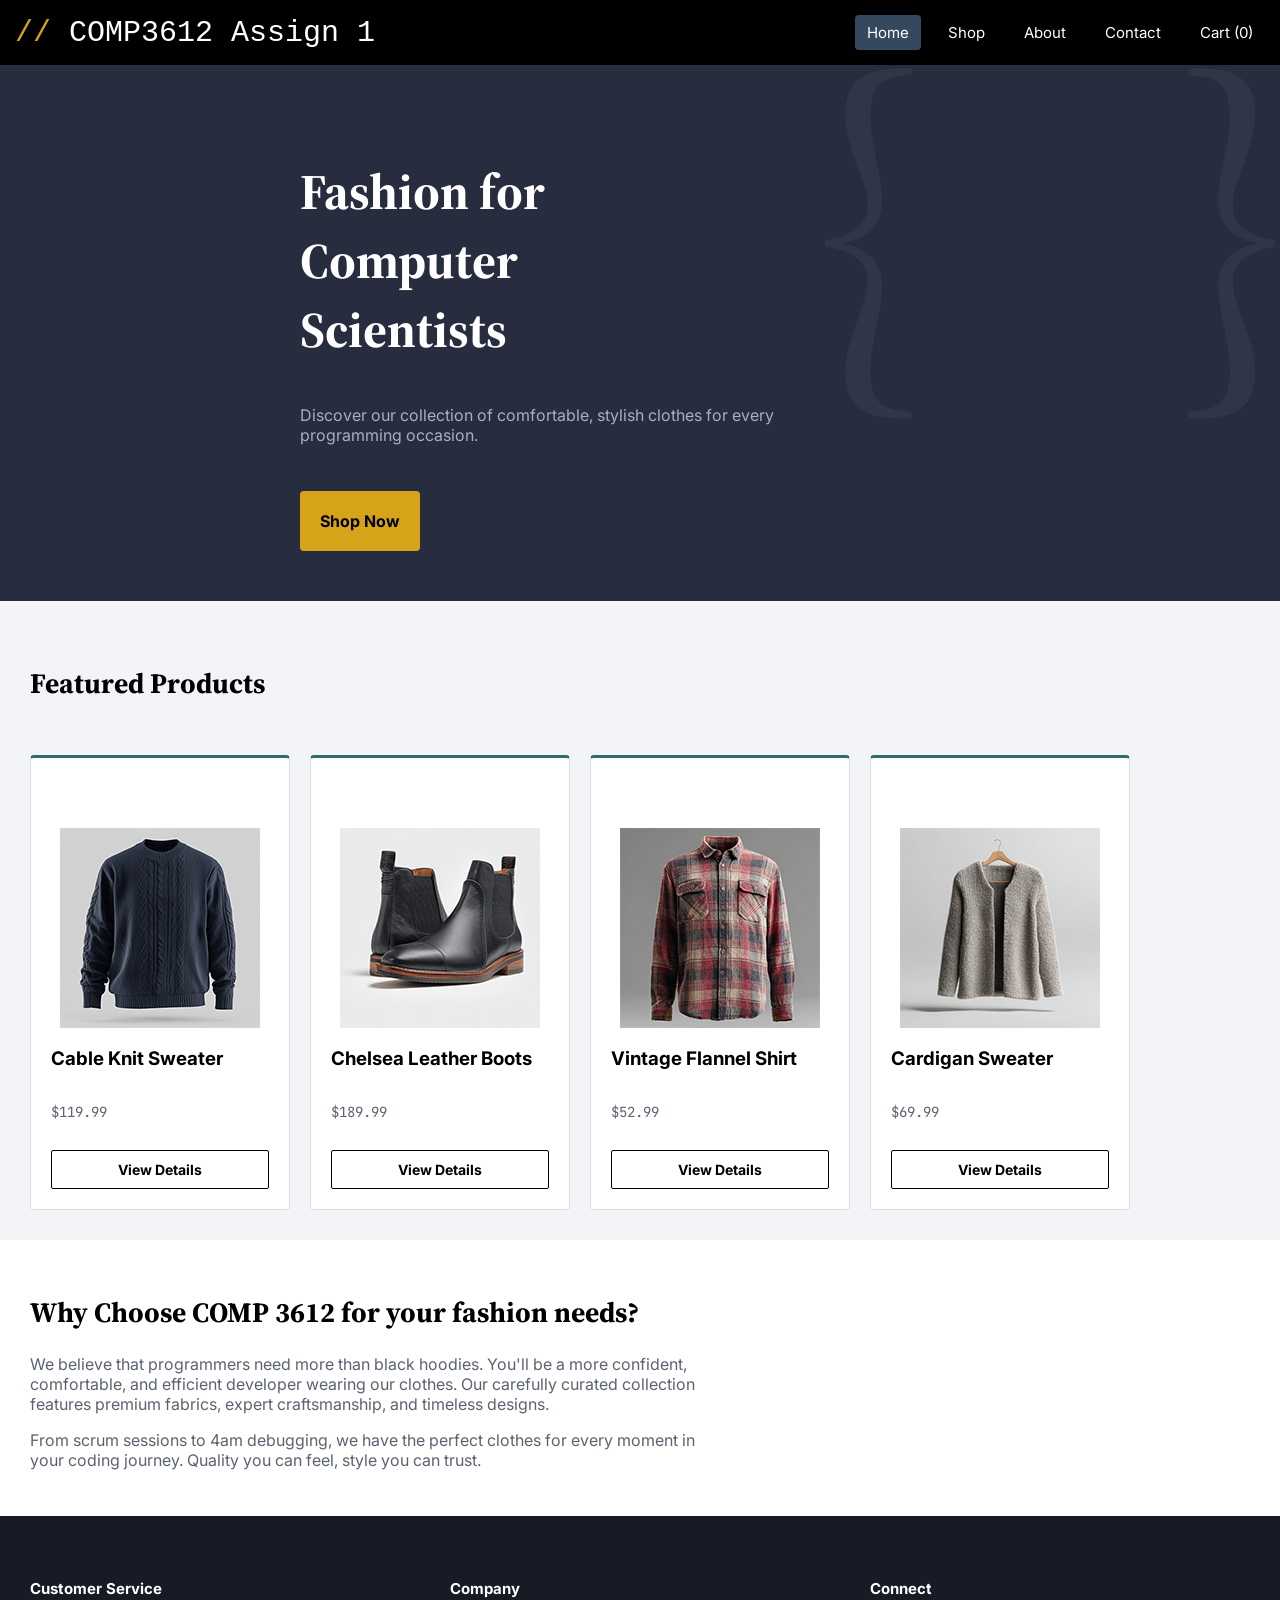
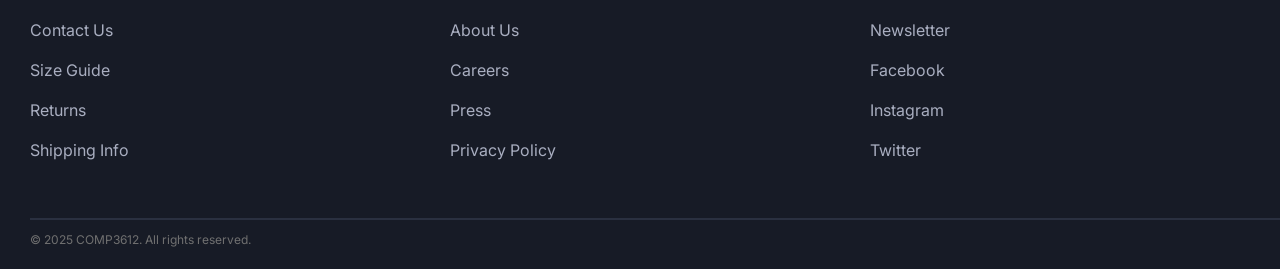
<file: index.html>
<!DOCTYPE html>
<html lang="en">
<head>
<link rel="preconnect" href="https://fonts.googleapis.com">
<link rel="preconnect" href="https://fonts.gstatic.com" crossorigin>
<link href="https://fonts.googleapis.com/css2?family=Inter:wght@400;700&family=JetBrains+Mono&family=Source+Serif+4:wght@400;600&display=swap" rel="stylesheet">
    <title>COMP3612 Assign 1</title>
    <link rel="stylesheet" href="styles.css">
    <meta charset="UTF-8">    
    <meta name="viewport" content="width=device-width, initial-scale=1.0">

</head>
<body>
                    <!-- used https://validator.w3.org/ for validating my html******-->
    <header>   
        <div>
        <a class="logo" href="index.html">
            <span class="logo-slash">//</span> 
            COMP3612 Assign 1
        </a>
        </div>
        <nav>
        <ul class="nav-bar">
            <li><a href="index.html" class="current" aria-current="page">Home</a></li> <!--spend some time getting the aria current page to work to highlight where you are https://developer.mozilla.org/en-US/docs/Web/Accessibility/ARIA/Reference/Attributes/aria-current -->
            <li><a href="#">Shop</a></li>
            <li><a href="about.html" aria-current="page">About</a></li>
            <li><a href="#">Contact</a></li>
            <li><a href="#">Cart (0)</a></li>

        </ul>
        </nav>
    </header>

    <main>
        <section class="hero">
            <span class="brace brace-left" >{</span>
            <span class="brace brace-right">}</span>
            <h1>Fashion for Computer Scientists</h1>
            <p>Discover our collection of comfortable, stylish clothes for every programming occasion.</p>
            <a href="#" class="btn">Shop Now</a>
        </section>


            <section class="featured-products">
                <h2>Featured Products</h2>
                <div class="cards">
                    <article class="card">
                        <img src="images/003-small-front.png" alt="Cable Knit Sweater">
                        <h3>Cable Knit Sweater</h3>
                        <p class="price">$119.99</p>
                        <a href="product.html" class="btn">View Details</a>
                    </article>
        
                    <article class="card">
                        <img src="images/008-small-front.png" alt="Chelsea Leather Boots">
                            <h3>Chelsea Leather Boots</h3>
                            <p class="price">$189.99</p>
                            <a href="#" class="btn">View Details</a>

                    </article>

                    <article class="card">
                        <img src="images/011-small-front.png" alt="Vintage Flannel Shirt">
                        <h3>Vintage Flannel Shirt</h3>
                        <p class="price">$52.99</p>
                        <a href="#" class="btn">View Details</a>
                    </article>

                    <article class="card">
                        <img src="images/009-small-front.png" alt="Cardigan Sweater">
                        <h3>Cardigan Sweater</h3>
                        <p class="price">$69.99</p>
                        <a href="#" class="btn">View Details</a>
                    </article>
        
                </div>
                
            </section>

        <section class="why-choose">
            <h2>Why Choose COMP 3612 for your fashion needs?</h2>
            <p>We believe that programmers need more than black hoodies. You'll be a more confident, comfortable, and efficient developer wearing our clothes. Our carefully curated collection features premium fabrics, expert craftsmanship, and timeless designs.</p>
            <p>From scrum sessions to 4am debugging, we have the perfect clothes for every moment in your coding journey. Quality you can feel, style you can trust.</p>
        </section>

    </main>
    <footer>
        <div class="grid-container">
            <div class="grid-box">
                <h2>Customer Service</h2>
                <ul>
                    <li><a href="#">Contact Us</a></li>
                    <li><a href="#">Size Guide</a></li>
                    <li><a href="#">Returns</a></li>
                    <li><a href="#">Shipping Info</a></li>
                </ul>
            </div>

            <div class="grid-box">
                <h2>Company</h2>
                <ul>
                    <li><a href="#">About Us</a></li>
                    <li><a href="#">Careers</a></li>
                    <li><a href="#">Press</a></li>
                    <li><a href="#">Privacy Policy</a></li>
                </ul>
            </div>

            <div class="grid-box">
                <h2>Connect</h2>
                <ul>
                    <li><a href="#">Newsletter</a></li>
                    <li><a href="#">Facebook</a></li>
                    <li><a href="#">Instagram</a></li>
                    <li><a href="#">Twitter</a></li>
                </ul>
            </div>
            
        </div>
            <hr>
            <p>&copy; 2025 COMP3612. All rights reserved.</p>

    </footer>
</body>

</html>
</file>
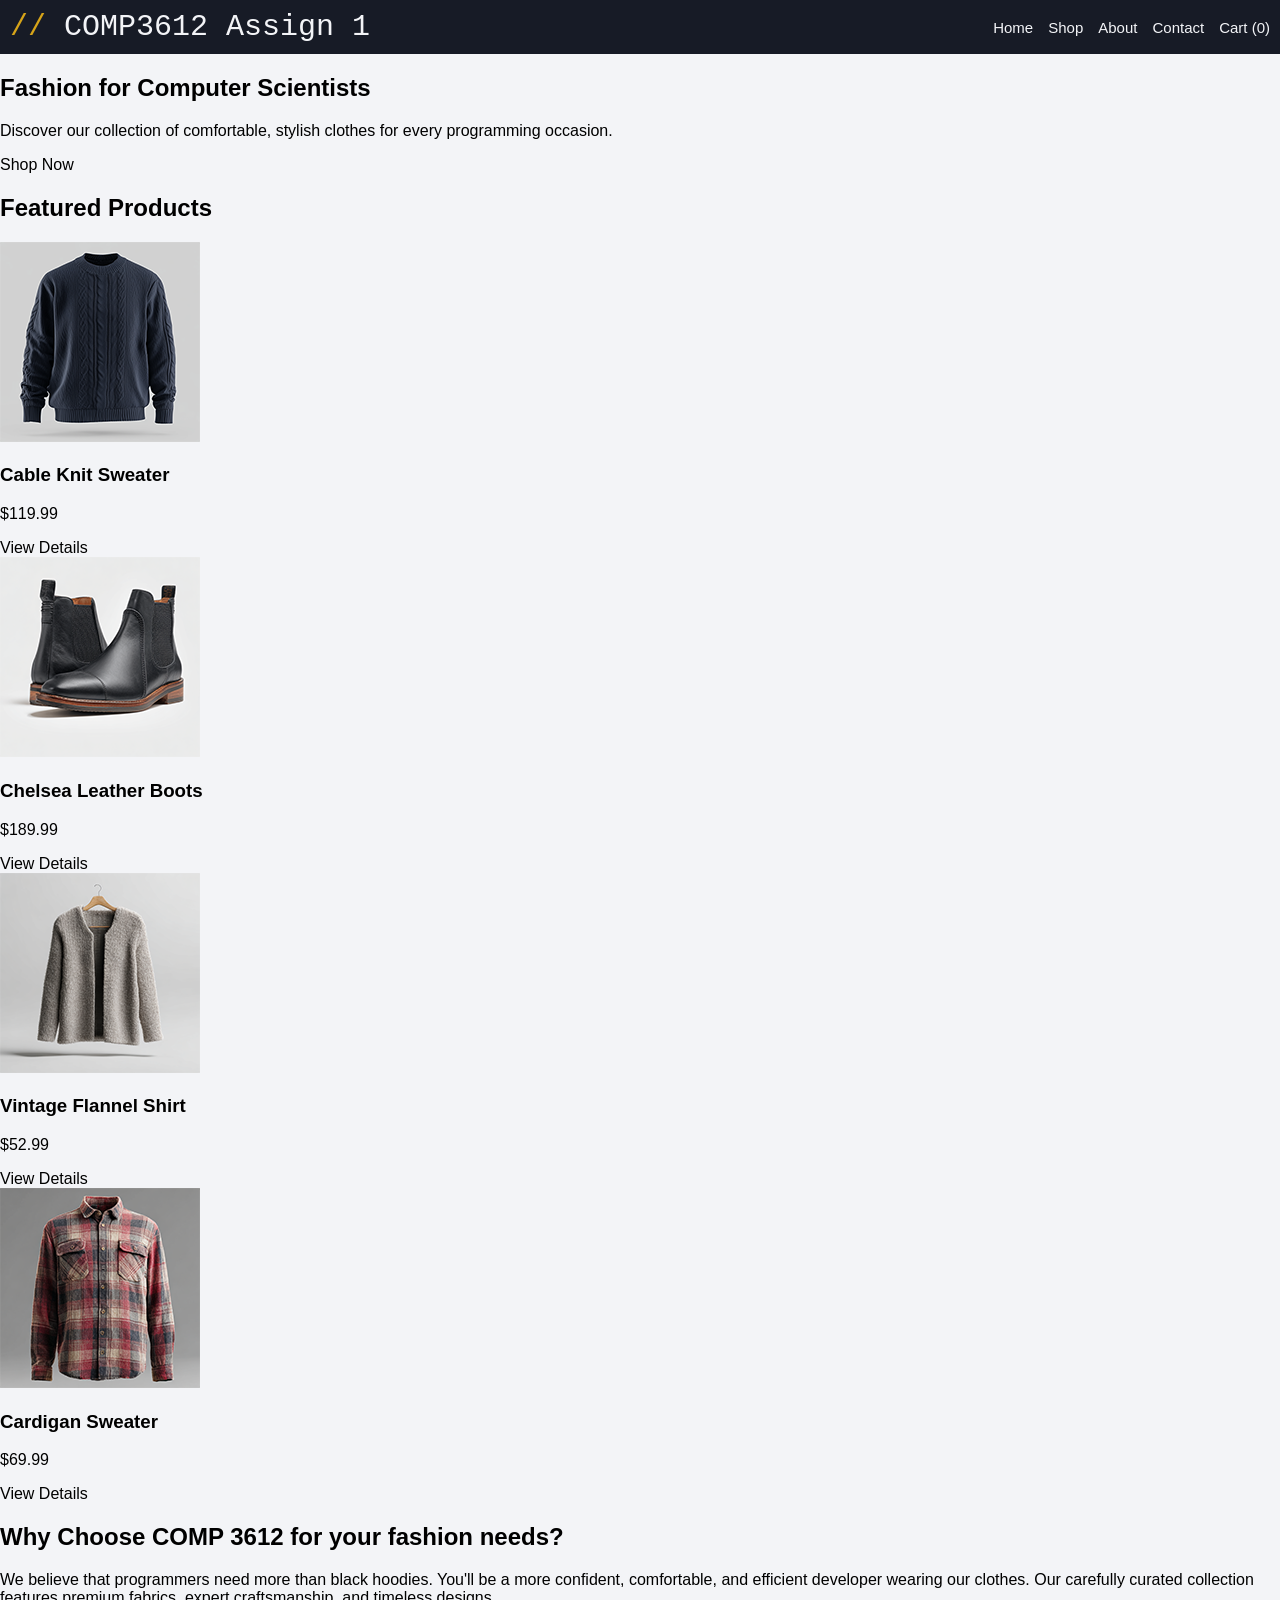
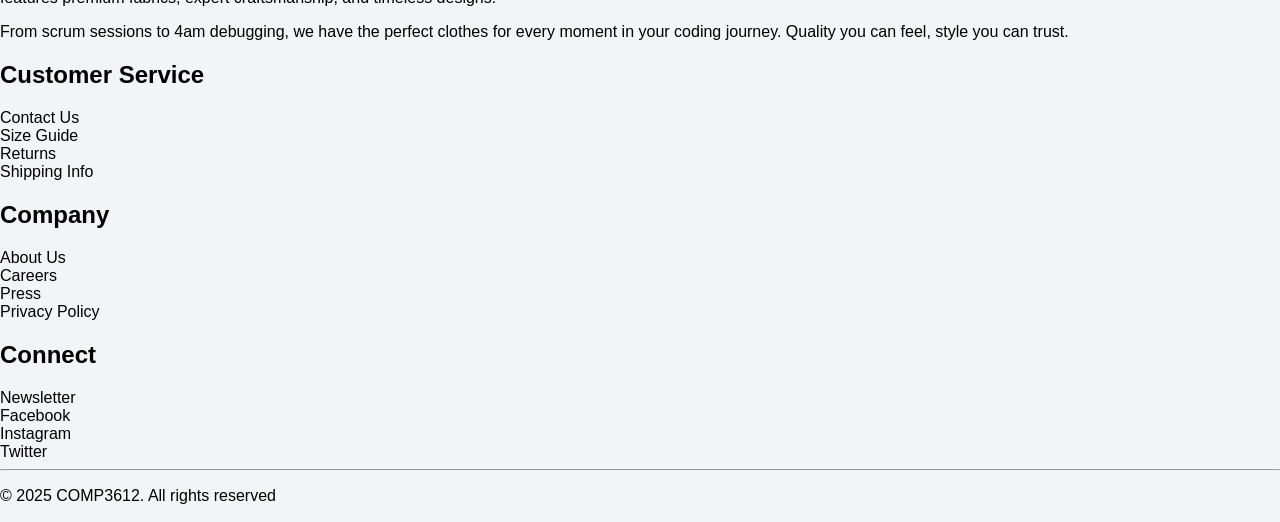
<file: repo/index.html>
<!DOCTYPE html>
<html lang="en">
<head>
    <title>COMP3612 Assign 1</title>
    <link rel="stylesheet" href="styles.css">
    <meta charset="UTF-8">    
    <meta name="viewport" content="width=device-width, initial-scale=1.0">

</head>
<body>

    <header>   
        <div>
        <a class="logo" href="index.html">
            <span class="logo-slash">//</span> 
            COMP3612 Assign 1</a>
        </a>
        </div>
        <nav>
        <ul>
            <li><a href="index.html">Home</a></li>
            <li><a href="#">Shop</a></li>
            <li><a href="about.html">About</a></li>
            <li><a href="#">Contact</a></li>
            <li><a href="#">Cart (0)</a></li>

        </ul>
        </nav>
    </header>

    <main>
        <section class="hero">
            <h1>Fashion for Computer Scientists</h1>
            <p>Discover our collection of comfortable, stylish clothes for every programming occasion.</p>
            <a href="#" class="btn">Shop Now</a>
        </section>
            <section class="featured-products">
                <h2>Featured Products</h2>
                <div class="cards">
                    <article class="card">
                        <img src="images/003-small-front.png" alt="Cable Knit Sweater">
                        <h3>Cable Knit Sweater</h3>
                        <p class="price">$119.99</p>
                        <a href="product.html" class="btn">View Details</a>
                    </article>
        
                    <article class="card">
                        <img src="images/008-small-front.png" alt="Chelsea Leather Boots">
                        <h3>Chelsea Leather Boots</h3>
                        <p class="price">$189.99</p>
                        <a href="product.html" class="btn">View Details</a>
                    </article>

                    <article class="card">
                        <img src="images/009-small-front.png" alt="Vintage Flannel Shirt">
                        <h3>Vintage Flannel Shirt</h3>
                        <p class="price">$52.99</p>
                        <a href="#" class="btn">View Details</a>
                    </article>

                    <article class="card">
                        <img src="images/011-small-front.png" alt="Cardigan Sweater">
                        <h3>Cardigan Sweater</h3>
                        <p class="price">$69.99</p>
                        <a href="#" class="btn">View Details</a>
                    </article>
        
                </div>
                
            </section>

        <section class="why-choose">
            <h2>Why Choose COMP 3612 for your fashion needs?</h2>
            <p>We believe that programmers need more than black hoodies. You'll be a more confident, comfortable, and efficient developer wearing our clothes. Our carefully curated collection features premium fabrics, expert craftsmanship, and timeless designs.</p>
            <p>From scrum sessions to 4am debugging, we have the perfect clothes for every moment in your coding journey. Quality you can feel, style you can trust.</p>
        </section>

    </main>
    <footer>
        <div class="grid-container">
            <div class="grid-box">
                <h2>Customer Service</h2>
                <ul>
                    <li><a href="#">Contact Us</a></li>
                    <li><a href="#">Size Guide</a></li>
                    <li><a href="#">Returns</a></li>
                    <li><a href="#">Shipping Info</a></li>
                </ul>
            </div>

            <div class="grid-box">
                <h2>Company</h2>
                <ul>
                    <li><a href="#">About Us</a></li>
                    <li><a href="#">Careers</a></li>
                    <li><a href="#">Press</a></li>
                    <li><a href="#">Privacy Policy</a></li>
                </ul>
            </div>

            <div class="grid-box">
                <h2>Connect</h2>
                <ul>
                    <li><a href="#">Newsletter</a></li>
                    <li><a href="#">Facebook</a></li>
                    <li><a href="#">Instagram</a></li>
                    <li><a href="#">Twitter</a></li>
                </ul>
            </div>
            
        </div>
            <hr>
            <p>&copy; 2025 COMP3612. All rights reserved</p>

    </footer>
</body>

</html>
</file>
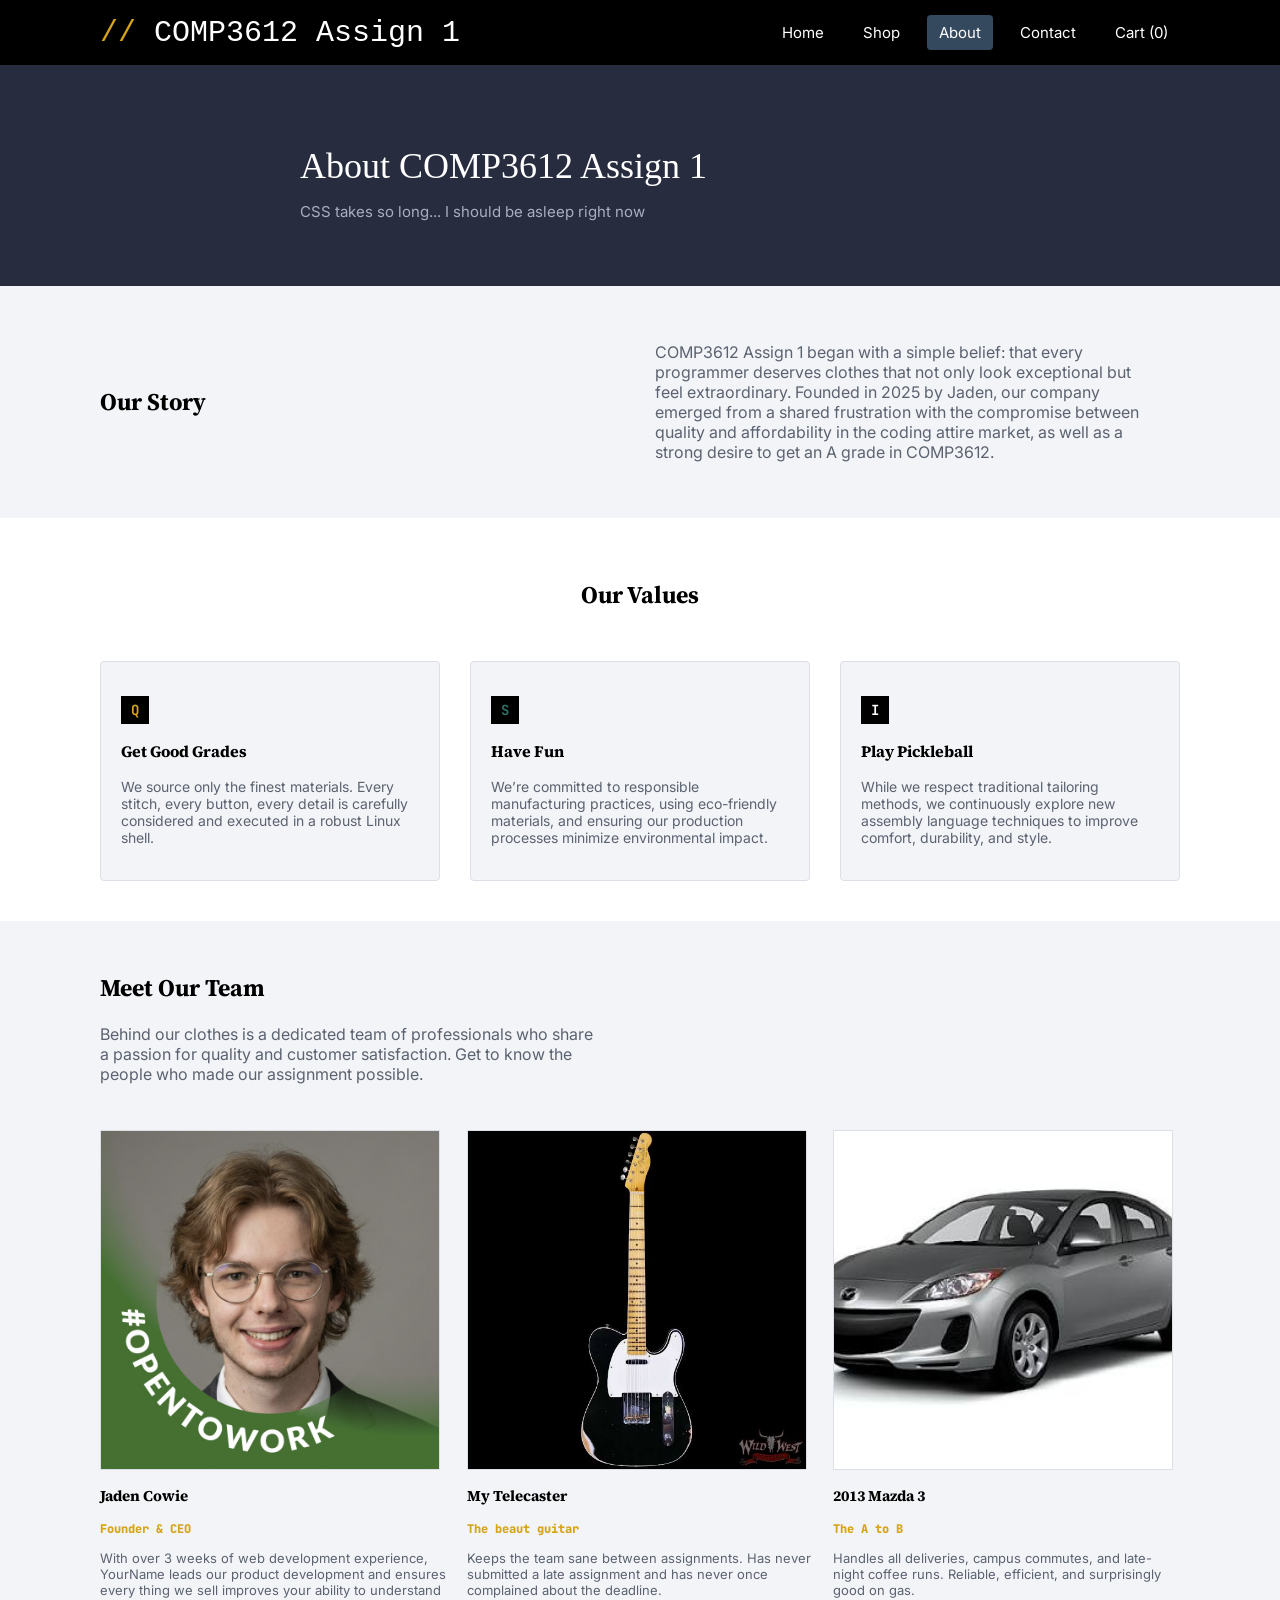
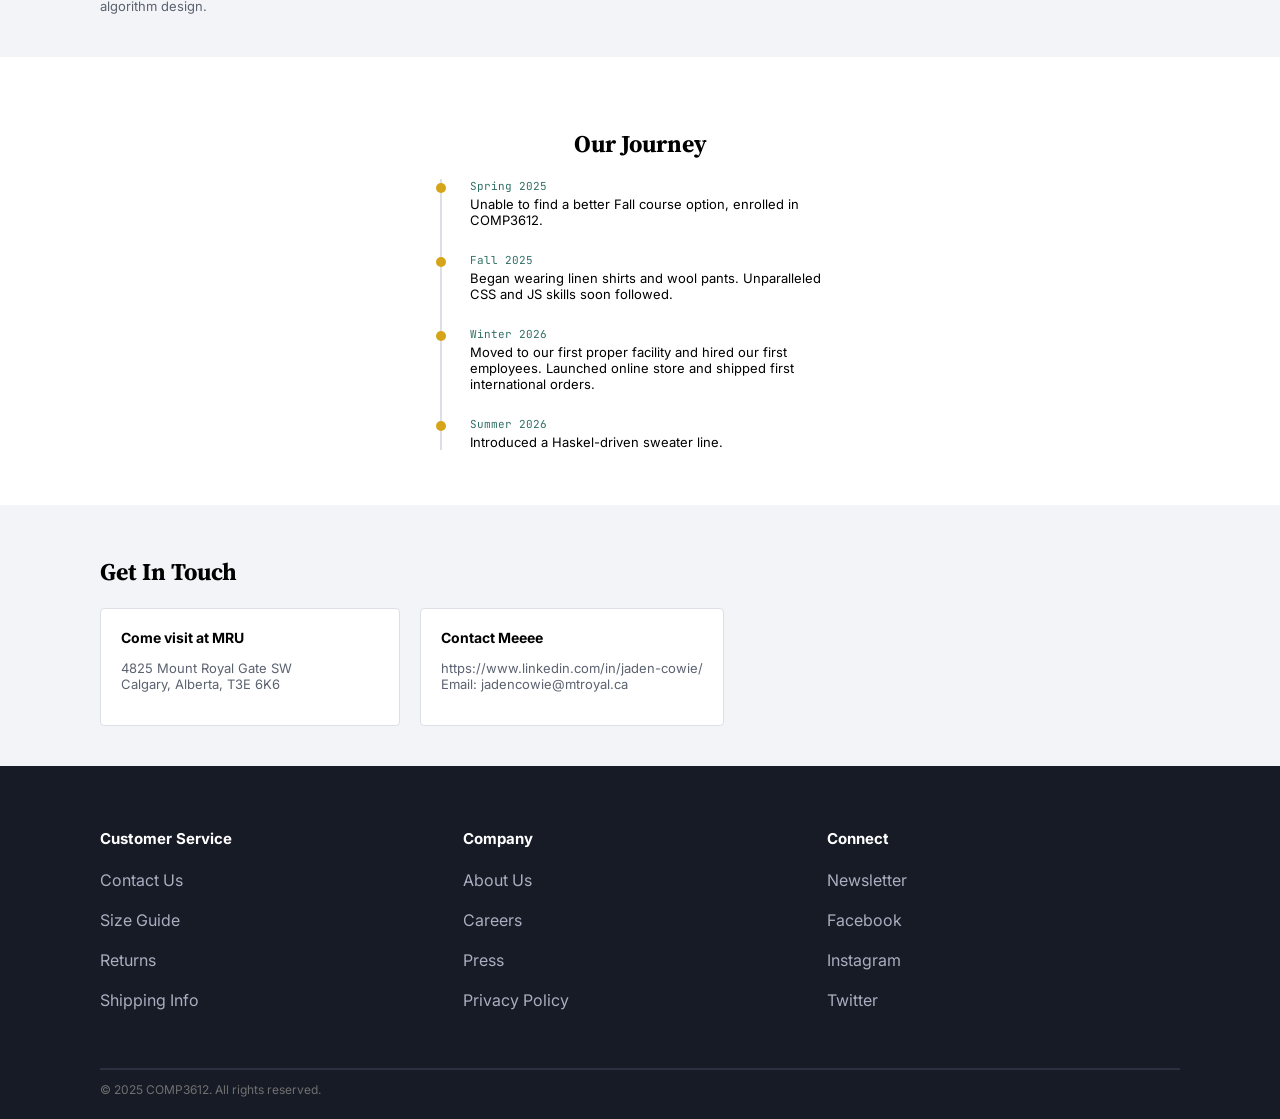
<file: about.html>
<!DOCTYPE html>
<html lang="en">
<head>
    <meta charset="UTF-8">
    <meta name="viewport" content="width=device-width, initial-scale=1.0">
    <link rel="preconnect" href="https://fonts.googleapis.com">
    <link rel="preconnect" href="https://fonts.gstatic.com" crossorigin>
    <link href="https://fonts.googleapis.com/css2?family=Inter:wght@400;700&family=JetBrains+Mono&family=Source+Serif+4:wght@400;600&display=swap" rel="stylesheet">

    <title>About - COMP3612 Assign 1</title>
    <link rel="stylesheet" href="styles.css">
</head>
<body>
                    <!-- used https://validator.w3.org/ for validating my html******-->

    <header class="header-about">   
        <div>
        <a class="logo" href="index.html">
            <span class="logo-slash">//</span> 
            COMP3612 Assign 1
        </a>
        </div>
        <nav>
        <ul class="nav-bar">
            <li><a href="index.html">Home</a></li>
            <li><a href="#">Shop</a></li>
            <li><a href="about.html " class="current" aria-current="page">About</a></li>
            <li><a href="#">Contact</a></li>
            <li><a href="#">Cart (0)</a></li>

        </ul>
        </nav>
    </header>

    <main>

        <section class="banner">
            <h1>About COMP3612 Assign 1</h1>
            <p>CSS takes so long... I should be asleep right now</p>
        </section>

        <section class="our-story">
            <h2>Our Story</h2>
            <p>COMP3612 Assign 1 began with a simple belief: that every programmer deserves clothes that not only look exceptional but feel extraordinary. Founded in 2025 by Jaden, our company emerged from a shared frustration with the compromise between quality and affordability in the coding attire market, as well as a strong desire to get an A grade in COMP3612.</p>
        </section>

        <section class="values">
            <h2>Our Values</h2>
            <div class="values-grid">
                <article class="our-value q">
                    <p class="value-icon">Q</p>
                    <h3>Get Good Grades</h3>
                    <p>We source only the finest materials. Every stitch, every button, every detail is carefully considered and executed in a robust Linux shell.</p>    
                </article>
                <article class="our-value s">
                    <p class="value-icon">S</p>
                    <h3>Have Fun</h3>
                    <p>We’re committed to responsible manufacturing practices, using eco-friendly materials, and ensuring our production processes minimize environmental impact. </p>
                </article>

                <article class="our-value i" >
                    <p class="value-icon">I</p>
                    <h3>Play Pickleball</h3>
                    <p>While we respect traditional tailoring methods, we continuously explore new assembly language techniques to improve comfort, durability, and style.</p>
                </article>
            </div>
        
        </section>

        <section class="our-team">

            <h2>Meet Our Team</h2>
            <p>Behind our clothes is a dedicated team of professionals who share a passion for quality and customer satisfaction. Get to know the people who made our assignment possible.</p>
            <div class="team-grid">
            <article class="team-member">
                <img src="images/jaden_linkedin.jpg" alt="Jaden Cowie Headshot">
                <h3>Jaden Cowie</h3>
                <p class="role">Founder &amp; CEO</p>
                <p>With over 3 weeks of web development experience, YourName leads our product development and ensures every thing we sell improves your ability to understand algorithm design.</p>

            </article>
            <article class="team-member">
                <img src="images/tele.jpg" alt="A Telecaster Guitar">
                <h3>My Telecaster</h3>
                <p class="role">The beaut guitar</p>
                <p>Keeps the team sane between assignments. Has never submitted a late assignment and has never once complained about the deadline.</p> 

            </article>
            
            <article class="team-member">
                <img src="images/mazda3.jpg" alt="A 2013 Mazda 3">
                <h3>2013 Mazda 3</h3>
                <p class="role">The A to B</p>
                <p>Handles all deliveries, campus commutes, and late-night coffee runs. Reliable, efficient, and surprisingly good on gas.</p> 
            
            </article>
            </div>
            
        </section>

        <section class="our-journey">
        <h2>Our Journey</h2>
        <ol>
        <li>
            <p class="period">Spring 2025</p>
            <p>Unable to find a better Fall course option, enrolled in COMP3612.</p>
        </li>
        <li>
            <p class="period">Fall 2025</p>
            <p>Began wearing linen shirts and wool pants. Unparalleled CSS and JS skills soon followed.</p>
        </li>
        <li>
            <p class="period">Winter 2026</p>
            <p>Moved to our first proper facility and hired our first employees. Launched online store and shipped first international orders.</p>
        </li>
        <li>
            <p class="period">Summer 2026</p>
            <p>Introduced a Haskel-driven sweater line.</p>
        </li>
        </ol>
        </section>
        <section class="contact">
            <h2>Get In Touch</h2>
            <div class="contact-boxes">
                <div class="contact-box">
                <h3>Come visit at MRU </h3>
                <address>
                    <p>4825 Mount Royal Gate SW <br>Calgary, Alberta, T3E 6K6</p>
                </address>
                </div>
                <div class="contact-box">
                        <h3>Contact Meeee</h3>
                    <address>
                        <p>https://www.linkedin.com/in/jaden-cowie/<br>Email: jadencowie@mtroyal.ca</p>
                    </address>
                    </div>
                </div>
            </section>

    </main>

    <footer class="footer-about">
        <div class="grid-container">
            <div class="grid-box">
                <h2>Customer Service</h2>
                <ul>
                    <li><a href="#">Contact Us</a></li>
                    <li><a href="#">Size Guide</a></li>
                    <li><a href="#">Returns</a></li>
                    <li><a href="#">Shipping Info</a></li>
                </ul>
            </div>

            <div class="grid-box">
                <h2>Company</h2>
                <ul>
                    <li><a href="#">About Us</a></li>
                    <li><a href="#">Careers</a></li>
                    <li><a href="#">Press</a></li>
                    <li><a href="#">Privacy Policy</a></li>
                </ul>
            </div>

            <div class="grid-box">
                <h2>Connect</h2>
                <ul>
                    <li><a href="#">Newsletter</a></li>
                    <li><a href="#">Facebook</a></li>
                    <li><a href="#">Instagram</a></li>
                    <li><a href="#">Twitter</a></li>
                </ul>
            </div>
            
        </div>
            <hr>
            <p>&copy; 2025 COMP3612. All rights reserved.</p>

    </footer>

</body>
</html>
</file>
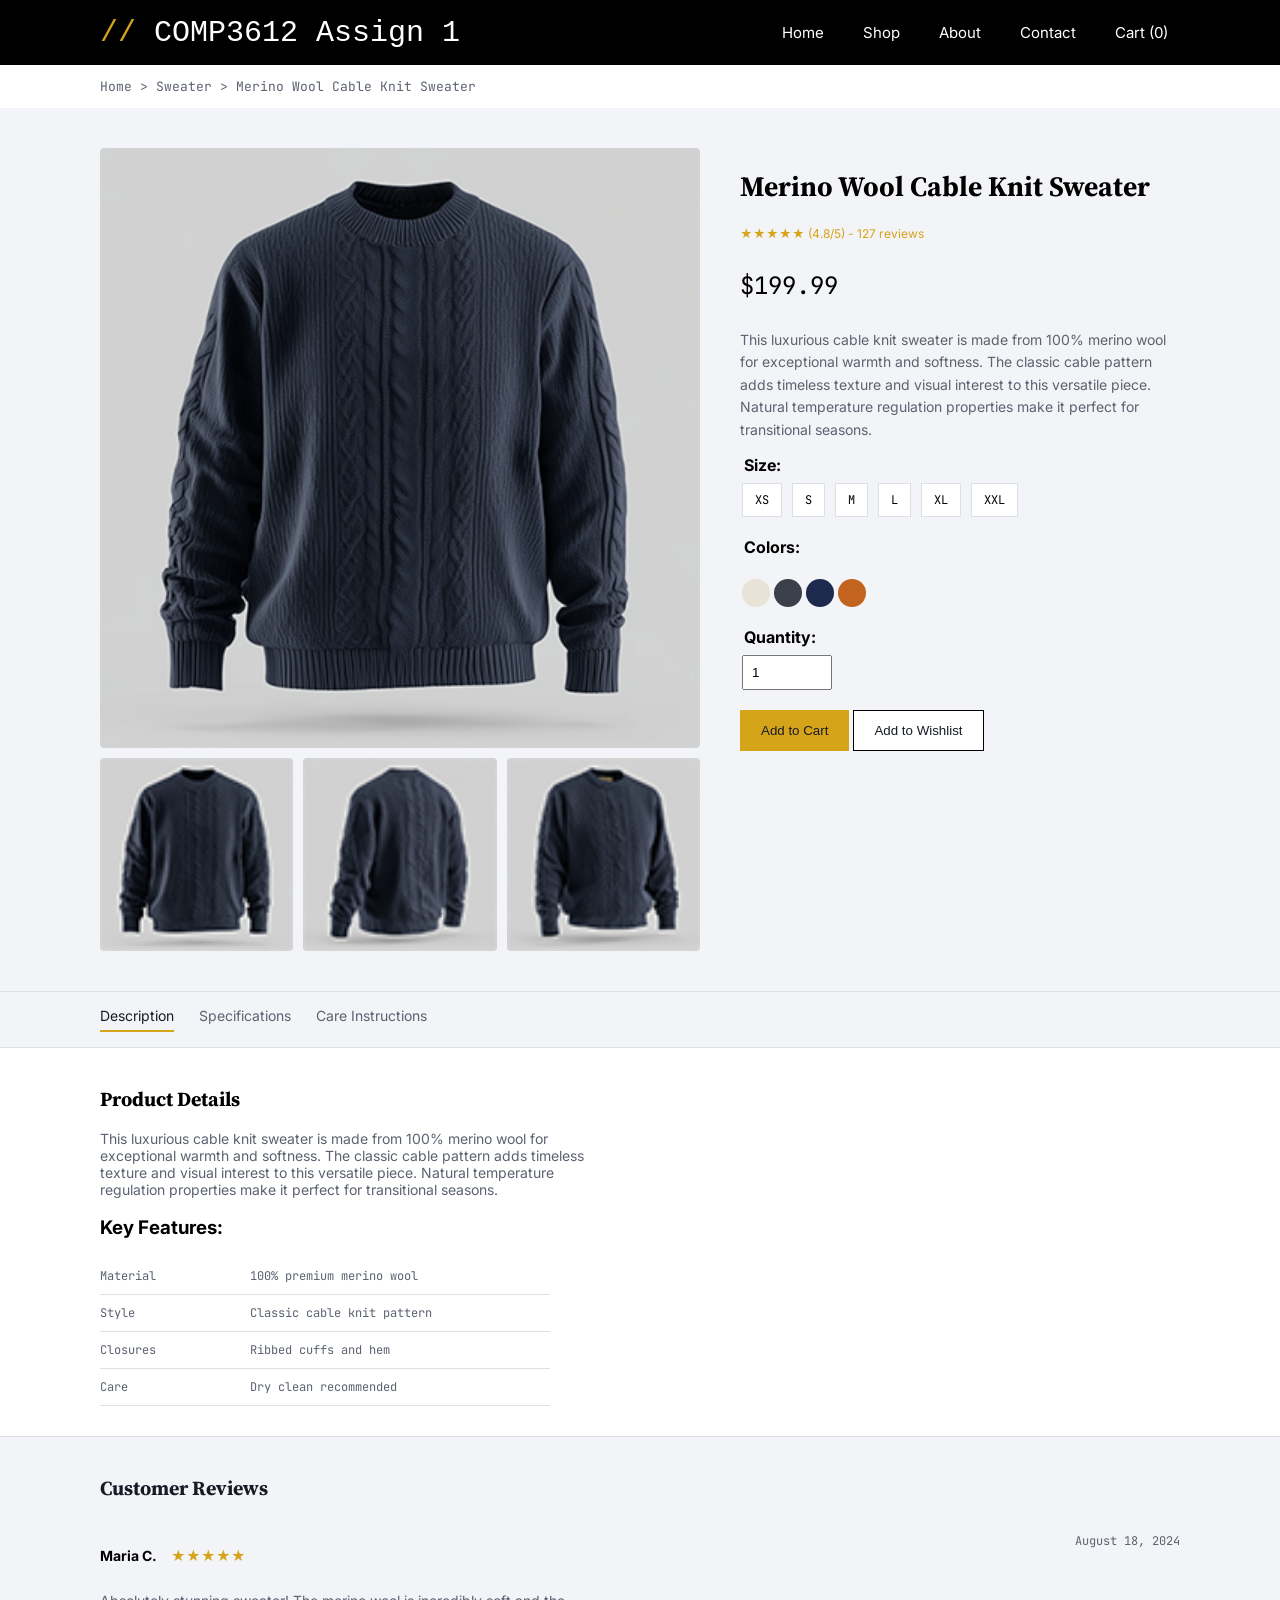
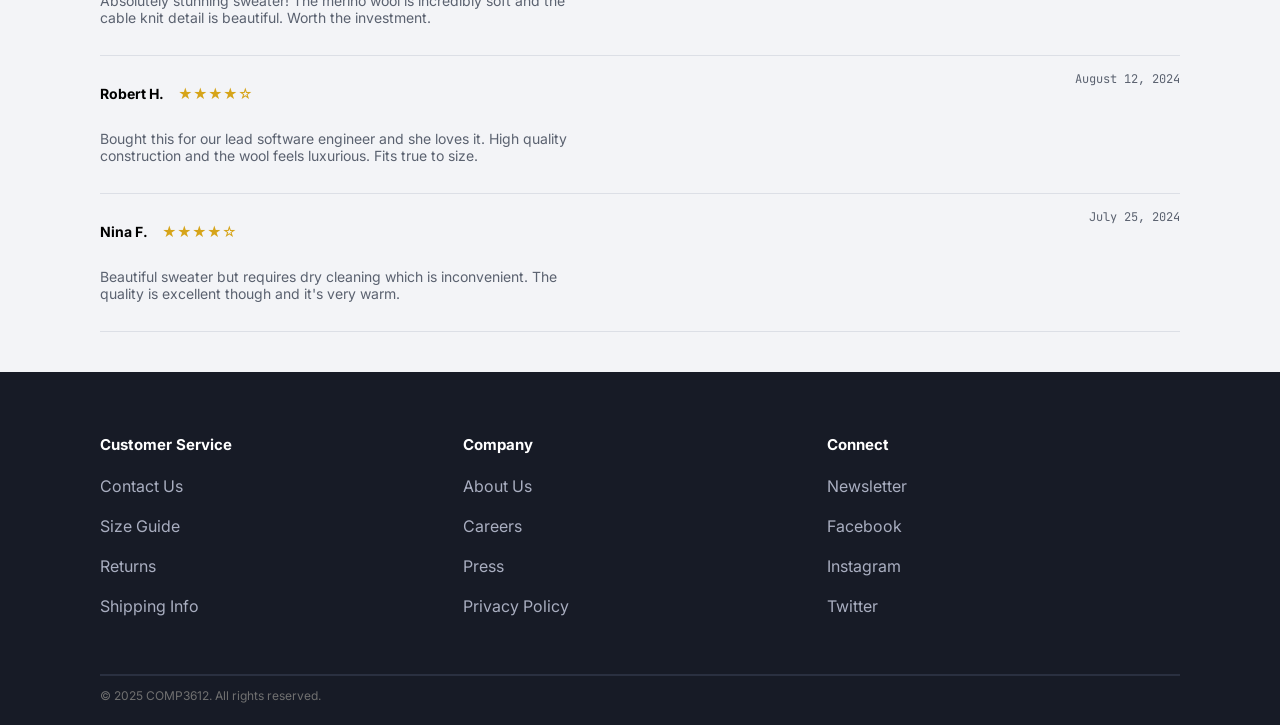
<file: product.html>
<!DOCTYPE html>
<html lang="en">
<head>
    <link rel="preconnect" href="https://fonts.googleapis.com">
    <link rel="preconnect" href="https://fonts.gstatic.com" crossorigin>
    <link href="https://fonts.googleapis.com/css2?family=Inter:wght@400;700&family=JetBrains+Mono&family=Source+Serif+4:wght@400;600&display=swap" rel="stylesheet">
    <title>COMP3612 Assign 1</title>
    <link rel="stylesheet" href="styles.css">
    <meta charset="UTF-8">    
    <meta name="viewport" content="width=device-width, initial-scale=1.0">

</head>
<body>
                    <!-- used https://validator.w3.org/ for validating my html******-->

    <header class="header-product">   
        <div>
        <a class="logo" href="index.html">
            <span class="logo-slash">//</span> 
            COMP3612 Assign 1
        </a>
        </div>
        <nav>
        <ul class="nav-bar">
            <li><a href="index.html">Home</a></li> <!--spend some time getting the aria current page to work to highlight where you are https://developer.mozilla.org/en-US/docs/Web/Accessibility/ARIA/Reference/Attributes/aria-current -->
            <li><a href="#">Shop</a></li>
            <li><a href="about.html">About</a></li>
            <li><a href="#">Contact</a></li>
            <li><a href="#">Cart (0)</a></li>

        </ul>
        </nav>
    </header>
<main>

        <div class="menu">
            <p>Home > Sweater > Merino Wool Cable Knit Sweater</p>
        </div>
       <div class="product-top">
        <section class="knit-sweater-photos">
            <img src="images/003-medium-front.png" alt="Merino wool cable knit sweater, front view">
            <section class="small-photos">
            <img src="images/003-thumb-front.png" alt="Sweater front view thumbnail">
            <img src="images/003-thumb-back-angle.png" alt="Sweater back angle thumbnail">
            <img src="images/003-thumb-front-angle.png" alt="Sweater front angle thumbnail">
            </section>
        </section>




    <div class="product-text">

        <h1>Merino Wool Cable Knit Sweater</h1>
        <p class="rating">★★★★★ (4.8/5) - 127 reviews</p>
        <p class="price">$199.99</p>
        <p>This luxurious cable knit sweater is made from 100% merino wool for exceptional warmth and softness. The classic cable pattern adds timeless texture and visual interest to this versatile piece. Natural temperature regulation properties make it perfect for transitional seasons.</p>
        
        <!-- This took me a while. Used w3schools as a template
         https://www.w3schools.com/cssref/css_pr_aspect-ratio.php
         -->
        <form class="product-info" action="https://www.randyconnolly.com/tests/process.php" method="POST">

            <fieldset class="sizes">
                <legend>Size:</legend>

                <input type="radio" id="size-xs" name="size" value="xs">
                <label for="size-xs">XS</label>

                <input type="radio" id="size-s" name="size" value="s">
                <label for="size-s">S</label>

                <input type="radio" id="size-m" name="size" value="m">
                <label for="size-m">M</label>

                <input type="radio" id="size-l" name="size" value="l">
                <label for="size-l">L</label>

                <input type="radio" id="size-xl" name="size" value="xl">
                <label for="size-xl">XL</label>

                <input type="radio" id="size-xxl" name="size" value="xxl">
                <label for="size-xxl">XXL</label>
            </fieldset>

            <fieldset class="colors">
                <legend>Colors:</legend>

                    <input type="radio" id="color-cream" name="color" value="cream">
                    <label for="color-cream">Cream</label>

                    <input type="radio" id="color-charcoal" name="color" value="charcoal">
                    <label for="color-charcoal">Charcoal</label>

                    <input type="radio" id="color-navy" name="color" value="navy">
                    <label for="color-navy">Navy</label>

                    <input type="radio" id="color-burgundy" name="color" value="burgundy">
                    <label for="color-burgundy">Burgundy</label>
            </fieldset>

            <fieldset class="quantity">
                <legend>Quantity:</legend>
                <input type="number" id="quantity" name="quantity" min="1" value="1">
            </fieldset>

            <button type="submit">Add to Cart</button>
            <button type="button">Add to Wishlist</button>
        </form>
    </div>
</div>
    <section class="flex-description">
        <a href="#">Description</a>
        <a href="#">Specifications</a>
        <a href="#">Care Instructions</a>

    </section>

    <section class="product-details">
        <h2>Product Details</h2>
        <p>This luxurious cable knit sweater is made from 100% merino wool for exceptional warmth and softness. The classic cable pattern adds timeless texture and visual interest to this versatile piece. Natural temperature regulation properties make it perfect for transitional seasons.</p>

        <h3>Key Features:</h3>
        <section class="grid-features">
            <div class="grid-box">
                <p>Material</p>
                <p>100% premium merino wool</p>
            </div>
            <div class="grid-box">
                <p>Style</p>
                <p>Classic cable knit pattern</p>
            </div>
            <div class="grid-box">
                <p>Closures</p>
                <p>Ribbed cuffs and hem</p>
            </div>
            <div class="grid-box">
                <p>Care</p>
                <p>Dry clean recommended</p>
            </div>
        </section>
    </section>



    <section class="reviews">
        <h2>Customer Reviews</h2>

        <section class="review">
            <h3>Maria C.</h3>
            <p class="rating">★★★★★</p>
            <time datetime="2024-08-18">August 18, 2024</time>
            <p>Absolutely stunning sweater! The merino wool is incredibly soft and the cable knit detail is beautiful. Worth the investment.</p>
        </section>

        <section class="review">
            <h3>Robert H.</h3>
            <p class="rating">★★★★☆</p>
            <time datetime="2024-08-12">August 12, 2024</time>
            <p>Bought this for our lead software engineer and she loves it. High quality construction and the wool feels luxurious. Fits true to size.</p>
        </section>

        <section class="review">
            <h3>Nina F.</h3>
            <p class="rating">★★★★☆</p>
            <time datetime="2024-07-25">July 25, 2024</time>
            <p>Beautiful sweater but requires dry cleaning which is inconvenient. The quality is excellent though and it's very warm.</p>
        </section>
    </section>
</main>


    <footer class="footer-product">
        <div class="grid-container">
            <div class="grid-box">
                <h2>Customer Service</h2>
                <ul>
                    <li><a href="#">Contact Us</a></li>
                    <li><a href="#">Size Guide</a></li>
                    <li><a href="#">Returns</a></li>
                    <li><a href="#">Shipping Info</a></li>
                </ul>
            </div>

            <div class="grid-box">
                <h2>Company</h2>
                <ul>
                    <li><a href="#">About Us</a></li>
                    <li><a href="#">Careers</a></li>
                    <li><a href="#">Press</a></li>
                    <li><a href="#">Privacy Policy</a></li>
                </ul>
            </div>

            <div class="grid-box">
                <h2>Connect</h2>
                <ul>
                    <li><a href="#">Newsletter</a></li>
                    <li><a href="#">Facebook</a></li>
                    <li><a href="#">Instagram</a></li>
                    <li><a href="#">Twitter</a></li>
                </ul>
            </div>
            
        </div>
            <hr>
            <p>&copy; 2025 COMP3612. All rights reserved.</p>

    </footer>    
</body>
</html>
</file>
<file: styles.css>
/*Google fonts for some fonts
https://fonts.google.com



Used this website to check my css!!! https://jigsaw.w3.org/css-validator/
**/

* {
    box-sizing: border-box;
}

a{
    text-decoration: none;
    color: inherit; 
}
body {
    margin: 0;
    font-family: "Inter", Arial, sans-serif;
}

ul {
    list-style-type: none;
    padding: 0;
    margin: 0; 
}
/*--------header----------------*/

header{

    background-color:black ;
    color: white;
    display: flex;
    justify-content: space-between ;
    align-items: center;
    padding: 15px;
    
}

header ul{
    display: flex; 
    gap: 15px;
    font-size: 15px;
}
header ul a {
    display: inline-block;
    padding: 8px 12px;
    border-radius: 4px;
}

header ul a:hover {
    color: #d6a419;
    background-color: #34495e;

}

header ul a.current {
    background-color: #34495e;
}
.logo{
    font-size: 30px;
    font-family: monospace;
}
.logo-slash{
    color:#d6a419;
}

/*--------header----------------*/

/*--------hero--------------*/

.hero{
        position: relative; /*need these two or the braces will block the home card button*/
    overflow: hidden;
    background-color:#272d3f ;
    padding:50px;
    padding-left: 300px;

}

.hero .brace {
    font-family: "Source Serif 4", Georgia, serif;
    position: absolute;
    top: -50px;
    font-size: 400px;
    line-height: 1;
    color: #303647;
}

.brace-left {
    right: 350px;
}

.brace-right {
    right: -20px;
}


.hero h1 {
    color: white;
    font-family: "Source Serif 4", Georgia;
    font-size: 50px;
    max-width: 400px;
}


.hero p {
    color: #a9aec0;
    max-width: 500px;
}
.hero .btn{
    background-color: #d6a419;
    color:black;
    padding: 20px;
    margin-top:30px;
    border-radius: 4px;
    display: inline-block; /*needed addition resources for this, padding was not working 
                            https://www.w3schools.com/css/css_inline-block.asp*/
    font-weight:bold;
}
/*--------------hero----------*/



.featured-products {
    background-color: #f3f4f7;
    padding: 30px;
}
.featured-products h2{
    font-family: "Source Serif 4", Georgia;
    font-size: 28px;
    font-weight:bold;
    padding-bottom: 30px;
    padding-top: 10px;

}
/*cards*/

.cards {
    display: grid;
    grid-template-columns: 1fr 1fr 1fr 1fr;  /*https://www.w3schools.com/cssref/pr_grid-template-columns.php*/
    gap: 20px; 
    max-width: 1100px;
    
}

.card {
    background-color: #ffffff;

    border: 1px solid #dcdfe6;
    padding: 20px;
    border-top: 3px solid #2f6f63;
    border-radius: 4px;
    min-height: 400px;
    display: flex;
    flex-direction: column; /* https://developer.mozilla.org/en-US/docs/Web/CSS/Reference/Properties/flex-direction*/
}                           /*needed to make the cards longer*/

.card:hover{
    border: 1px solid black;
    border-top: 3px solid #d6a419;

}
.card img {
    background-color:#f3f4f7;
    display: block;
    max-width: 100%;
    margin: 0 auto;
    margin-top: 50px;
}


.card .price {
    font-family: "JetBrains Mono", monospace;
    font-size: 14px;
    color: #5b6270;
    
}

.card .btn{
    color:black;
    border: 1px solid black;
    display: block;
    text-align: center;
    font-weight: bold;
    font-size: 14px;
    background-color: #ffffff;
    border-radius: 2px;
    padding: 10px;
    margin-top: 15px;

}

.card .btn:hover{
    background-color: black;
    color:white;
}

/*cards*/

/*why choose*/
.why-choose{
    background-color: white;
    padding: 30px;

}

.why-choose h2{
    font-family: "Source Serif 4", Georgia, serif;
    font-size: 28px;
    color: black;
}

.why-choose p{
    color: #5b6270;
    max-width: 700px;
    
}

/*footer*/


footer{

    background-color: #171b26;
    padding-left:30px;
    padding-top: 50px;
    padding-bottom: 10px;

}

footer .grid-container{
    display: grid;
    grid-template-columns:  1fr 1fr 1fr;
    gap: 10px;

}

footer .grid-box{
    padding-bottom: 30px;
}

footer h2{
    color: white;
    font-family: "Inter", Arial, sans-serif;
    font-weight:bold;
    font-size:15px;
    padding-bottom: 10px;

}
footer ul{
    color: #a9aec0;
}

footer .grid-box li{
    padding-bottom: 20px;
}

footer hr{
    border: 1px solid #2a3040;
}

footer p{
    color:rgb(112, 112, 112);
    font-size:12px;
}






/*--------about page--------*/

.header-about {
    padding-left: 100px;
    padding-right: 100px;
}
.banner {
    background-color: #272d3f;
    padding-left:300px;
    padding-top:50px;
    padding-bottom:50px;

}
.banner h1 {
    color: white;
    font-family: Georgia, serif;
    font-size: 36px;
    margin-bottom:10px;
    font-weight: 500;
}
.banner p {
    color: #a9aec0;
    font-size:15px;
}

/*story*/
.our-story {
    background-color: #f3f4f7;
    padding-top: 40px;
    padding-bottom: 40px;
    padding-left: 100px;
    padding-right: 100px;

    display: grid;
    grid-template-columns: 1fr 1fr;
    gap: 30px;
    align-items: center;
}
.our-story h2 {
    font-family: "Source Serif 4", Georgia, serif;
    font-size: 24px;
}
.our-story p {
    color: #5b6270;
    font-family: "Inter", Arial, sans-serif;
    max-width: 500px;

}





/*values*/
.values {
    background-color: #ffffff;
    padding-top: 40px;
    padding-bottom: 40px;
    padding-left: 100px;
    padding-right: 100px;


}
.values h2 {
    font-family: "Source Serif 4", Georgia, serif;
    font-size: 24px;
    text-align: center;
    margin-bottom: 50px;

}
.values-grid {
    display: grid;
    grid-template-columns: 1fr 1fr 1fr;
    gap: 30px;

}
.our-value {
    background-color: #f3f4f7;
    border: 1px solid #dcdfe6;
    border-radius: 4px;
    padding: 20px;
}
.our-value h3 {
    font-family: "Source Serif 4", Georgia, serif;
    font-size: 16px;
}
.our-value p {
    color: #5b6270;
    font-size: 14px;
}
.value-icon {
    display: flex;
    justify-content: center;
    align-items: center;
    width: 28px;
    height: 28px;
    background-color: black;
    font-family: "JetBrains Mono", monospace;
    font-size: 13px;
    font-weight: bold;
}
.q .value-icon {
    color: #d6a419; 
}
.s .value-icon {
    color: #2f6f63; 
    }
.i .value-icon { 
    color: #ffffff; 
}





/*team*/
.our-team {
    background-color: #f3f4f7;
    padding-left:100px;
        padding-right: 100px;

    padding-top: 30px;
    padding-bottom: 30px;

}
.our-team h2 {
    font-family: "Source Serif 4", Georgia, serif;
    font-size: 24px;
}
.our-team > p { /*direct child only*/
    color: #5b6270;
    max-width: 500px;
    padding-bottom: 30px;
}
.team-grid {
    display: grid;
    grid-template-columns: 1fr 1fr 1fr;
    gap: 20px;
}
.team-member img {
    display: block;
    max-width: 340px;
    aspect-ratio: 1; /*https://www.w3schools.com/css/css3_object-fit.asp*/
    object-fit: cover;
    border: 1px solid #dcdfe6;
}
.team-member h3 {
    font-family: "Source Serif 4", Georgia, serif;
    font-size: 15px;
}
.team-member .role {
    font-family: "JetBrains Mono", monospace;
    font-size: 12px;
    color: #d6a419;
    font-weight: 1000;

}
.team-member p {
    color: #5b6270;
    font-size: 13px;
    max-width: 360px;
}


/*journey*/
.our-journey {
    background-color: #ffffff;
    padding-top: 50px;
    padding-bottom:30px;
}
.our-journey h2 {
    font-family: "Source Serif 4", Georgia, serif;
    font-size: 24px;
    text-align: center;
}
/* Timeline based from W3Schools "How To Create a Timeline"
   https://www.w3schools.com/howto/howto_css_timeline.asp 
    Id lots of difficulties with the verticle timeline. This
    website helped a lot
   */

.our-journey ol {
    list-style: none;
    position: relative;
    max-width: 400px;
    margin: 0 auto;
    padding: 0 0 0 30px;
}

.our-journey ol::after {
    content: "";
    position: absolute;
    top: 0;
    bottom: 0;
    left: 0;
    width: 2px;
    background-color: #dcdfe6;
}

.our-journey li {
    position: relative;
    margin-bottom: 25px;
}

.our-journey li::after {
    content: "";
    position: absolute;
    left: -34px;
    top: 4px;
    width: 10px;
    height: 10px;
    border-radius: 50%;
    background-color: #d6a419;
    z-index: 1;
}

.our-journey p {
    font-size: 13px;
    margin: 0;
}

.our-journey .period {
    font-family: "JetBrains Mono", monospace;
    font-size: 11px;
    color: #2f6f63;
    margin-bottom: 3px;
}

/*contact*/
.contact {
    background-color: #f3f4f7;
    padding-top:30px;
    padding-bottom:40px;
    padding-left:100px;

}
.contact h2 {
    font-family: "Source Serif 4", Georgia, serif;
    font-size: 24px;
}
.contact-boxes {
    display: flex;
    gap: 20px;
}
.contact-box {
    background-color: #ffffff;
    border: 1px solid #dcdfe6;
    border-radius: 4px;
    padding: 20px;
    min-width:300px;

}
.contact-box h3 {
    font-size: 14px;
    margin-top:0px;
}
.contact-box address {
    font-style: normal;
    color: #5b6270;
    font-size: 13px;
}

.footer-about {
    padding-left: 100px;
    padding-right: 100px;
}




/*--------product page--------*/
.header-product {
    padding-left: 100px;
    padding-right: 100px;
}


.menu{
    font-family: "JetBrains Mono", monospace;
    font-size: 13px;
    color: #5b6270;
    padding-left:100px;
}

.product-top {
    background-color: #f3f4f7;
    display: grid;
    grid-template-columns: 1fr 1fr;
    gap: 40px;
    padding: 40px 100px;
}

/*photos*/
.knit-sweater-photos > img { /*only the big photo*/
    display: block;
    border-radius: 4px;
    max-width: 600px;
}

.knit-sweater-photos {
    width: 600px;
}
.knit-sweater-photos img {
    width: 100%;
}
.small-photos {
    display: grid;
    grid-template-columns: 1fr 1fr 1fr;
    gap: 10px;
    margin-top: 10px;
}
.small-photos img {
    width: 100%;
    border-radius: 4px;
    max-width: 200px;

}

/*info column*/
.product-text h1 {
    font-family: "Source Serif 4", Georgia, serif;
    font-size: 28px;
    color: black;
}
.product-text .rating {
    color: #d6a419;
    font-size: 12px;
}
.product-text .price {
    font-family: "JetBrains Mono", monospace;
    font-size: 24px;
    color: black;
}
.product-text p {
    color: #5b6270;
    font-size: 14px;
    line-height: 1.6;
}

/*form*/
.product-info fieldset {
    border: none;
    padding: 0;
    margin-bottom: 20px;
}

.product-info legend {
    font-weight: bold;
    padding-bottom: 8px;
}

.product-info input[type="number"] {
    width: 90px;
    padding: 8px;
}

.sizes input {
    display: none;
}
.sizes label {
    display: inline-block;
    padding: 8px 12px;
    margin-right: 6px;
    border: 1px solid #dcdfe6;
    border:
    border-radius: 4px;
    background-color: white;
    font-family: "JetBrains Mono", monospace;
    font-size: 12px;
    cursor: pointer;
}
.sizes input:checked + label { /*https://developer.mozilla.org/en-US/docs/Web/CSS/Reference/Selectors/Next-sibling_combinator*/
    background-color: #171b26;
    color: white;
}

/*color circles:
    quite challenging. Needed external help for this.
    Claude AI helped with the hidden radio and styled label technique.
    this block was generated from my prompt:
   "plz help styling hidden radio buttons and their labels as size buttons and color circles.", then I fit this into this asg
    Further more used this reference for additional help.
    https://developer.mozilla.org/en-US/docs/Web/CSS/Reference/Selectors/:checked
    
*/

.colors input {
    display: none; 
}

.colors label {
    display: inline-block;
    width: 28px;
    height: 28px;
    border-radius: 50%;
    border: 2px solid transparent;
    font-size: 0;
    cursor: pointer;
}

.colors input:checked + label {
    border-color: #d6a419; 
}

[for="color-cream"] { 
    background-color: #e8e3d6; 
}
[for="color-charcoal"] { 
    background-color: #3b3f4a; 
}
[for="color-navy"] { 
    background-color: #1d2a4d; 
}
[for="color-burgundy"] { 
    background-color: #c2631f; 
}

.product-info button {
    padding: 12px 20px;
    border: 1px solid black;
    background-color: #ffffff;
    color: #171b26;
    cursor: pointer;
}

.product-info button[type="submit"] {
    background-color: #d6a419;
    border-color: #d6a419;
}

/*tabs*/
.flex-description {
    display: flex;
    gap: 25px;
    padding: 15px 100px;
    background-color: #f3f4f7;
    border-top: 1px solid #dcdfe6;
    border-bottom: 1px solid #dcdfe6;
    font-size: 14px;
    color: #5b6270;
}
.flex-description a:first-child { /*make the description underlined*/
    color: #171b26;
    border-bottom: 2px solid #d6a419;
    padding-bottom: 6px;
}

/*details*/
.product-details {
    background-color: white;
    padding-top: 20px;
    padding-right: 100px;
    padding-bottom: 30px;
    padding-left: 100px;
}
.product-details h2 {
    font-family: "Source Serif 4", Georgia, serif;
    font-size: 20px;
    color: black;
}
.product-details p {
    color: #5b6270;
    font-size: 14px;
    max-width: 500px;
}
.grid-features {
    max-width: 450px;
}
.grid-features .grid-box {
    display: grid;
    grid-template-columns: 1fr 2fr;
    padding: 10px 0;
    border-bottom: 1px solid #dcdfe6;
    font-family: "JetBrains Mono", monospace;
    font-size: 12px;
}
.grid-features p {
    margin: 0;
    max-width: none;
    font-size: 12px;
}

/*reviews*/
.reviews {
    background-color: #f3f4f7;
    padding-top: 20px;
    padding-right: 100px;
    padding-bottom: 40px;
    padding-left: 100px;
    border-top: 1px solid #dcdfe6;
}
.reviews h2 {
    font-family: "Source Serif 4", Georgia, serif;
    font-size: 20px;
    color: #171b26;
}
.review {
    padding: 15px 0;
    border-bottom: 1px solid #dcdfe6;
}
.review h3 {
    display: inline-block;
    font-size: 14px;
    margin-right: 10px;
}
.review .rating {
    display: inline-block;
    color: #d6a419;
}
.review time {
    float: right;
    font-family: "JetBrains Mono", monospace;
    font-size: 12px;
    color: #5b6270;
}
.review p {
    color: #5b6270;
    font-size: 14px;
    max-width: 500px;
}

.footer-product {
    padding-left: 100px;
    padding-right: 100px;
}
</file>
<file: repo/styles.css>
* {
    box-sizing: border-box;
}

a{
    text-decoration: none;
    color: inherit; 
}
body {
    margin: 0;
    font-family: Arial, sans-serif;
    background-color: #f3f4f7;
}

ul {
    list-style-type: none;
    padding: 0;
    margin: 0; 
}

header{

    background-color:#171b26 ;
    color: #f3f4f7;
    display: flex;
    justify-content: space-between ;
    align-items: center;
    padding: 10px;
    
}

header ul{
    display: flex; 
    gap: 15px;
    font-size: 15px;
}
header ul:hover{
    
}

.logo{
    font-size: 30px;
    font-family: monospace;
}
.logo-slash{
    color:#d6a419;
}
</file>
